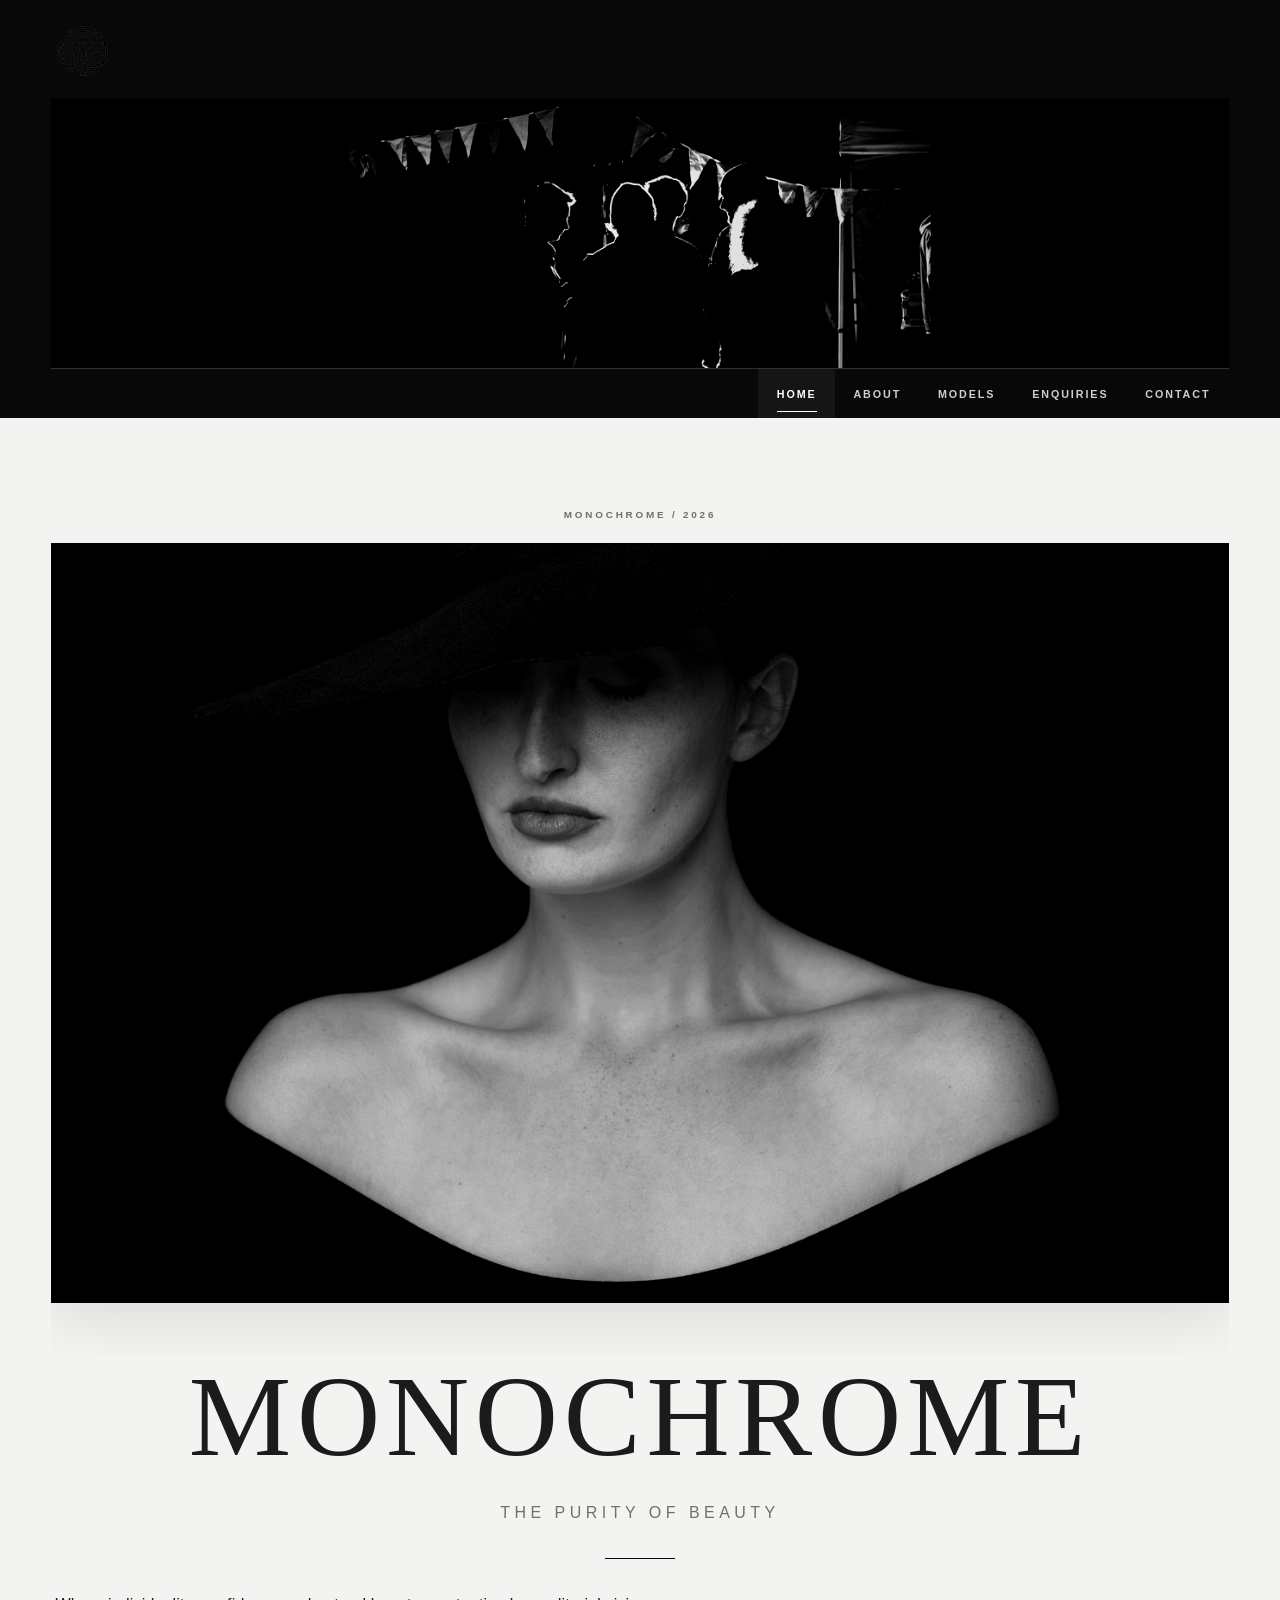
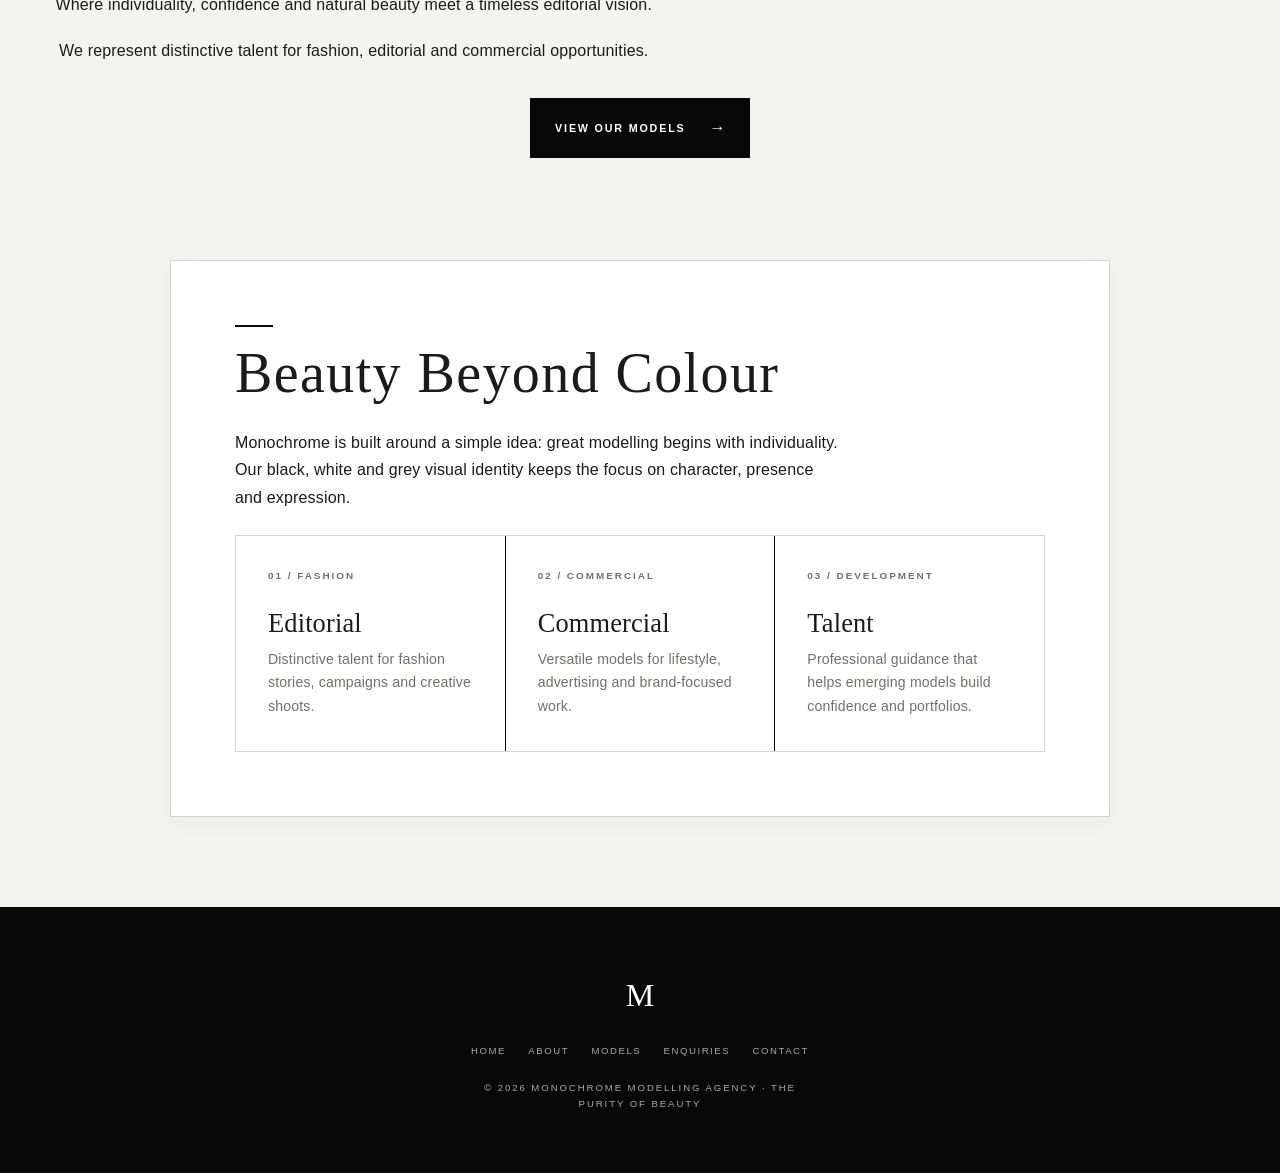
<file: Monochrom7/index.html>
<!DOCTYPE html><html lang="en"><head><meta charset="UTF-8"><meta name="viewport" content="width=device-width, initial-scale=1.0"><title>Monochrome Modelling Agency | Fashion, Editorial & Commercial Models</title>
<meta name="description" content="Discover Monochrome Modelling Agency, a black-and-white fashion modelling agency showcasing editorial, runway and commercial talent. Explore our portfolio and enquire about bookings.">
<meta name="keywords" content="Monochrome modelling agency, fashion models, editorial models, commercial modelling, model portfolio, casting, South Africa">
<meta name="robots" content="index, follow, max-image-preview:large">
<meta name="author" content="Monochrome Modelling Agency">
<meta property="og:type" content="website">
<meta property="og:site_name" content="Monochrome Modelling Agency">
<meta property="og:title" content="Monochrome Modelling Agency | Fashion, Editorial & Commercial Models">
<meta property="og:description" content="Discover Monochrome Modelling Agency, a black-and-white fashion modelling agency showcasing editorial, runway and commercial talent. Explore our portfolio and enquire about bookings.">
<meta property="og:image" content="_images/responsive/banner-1366w.jpg">
<meta name="twitter:card" content="summary_large_image">
<meta name="twitter:title" content="Monochrome Modelling Agency | Fashion, Editorial & Commercial Models">
<meta name="twitter:description" content="Discover Monochrome Modelling Agency, a black-and-white fashion modelling agency showcasing editorial, runway and commercial talent. Explore our portfolio and enquire about bookings."><link rel="stylesheet" href="style.css"></head><body>
<header class="site-header">
    <div class="header-inner">
        <img class="logo" src="_images/logo.png" alt="Monochrome logo">
        <picture>
            <source media="(max-width: 600px)" srcset="_images/responsive/banner-600w.jpg">
            <img class="banner" src="_images/responsive/banner-1366w.jpg"
                 srcset="_images/responsive/banner-600w.jpg 600w, _images/responsive/banner-1000w.jpg 1000w, _images/responsive/banner-1366w.jpg 1366w"
                 sizes="(max-width: 600px) 100vw, 1200px" alt="Black and white Monochrome modelling banner">
        </picture>
        <div class="site-nav">
            <button class="nav-toggle" type="button" aria-expanded="false" aria-controls="main-menu">Menu</button>
            <nav aria-label="Main navigation">
                <ul id="main-menu">
                    <li><a class="active" href="index.html">Home</a></li>
                    <li><a class="" href="about.html">About</a></li>
                    <li><a class="" href="models.html">Models</a></li>
                    <li><a class="" href="enquiries.html">Enquiries</a></li>
                    <li><a class="" href="contact.html">Contact</a></li>
                </ul>
            </nav>
        </div>
    </div>
</header><main>
<section class="hero">
<picture><source media="(max-width:600px)" srcset="_images/responsive/shadow-500w.jpg"><img class="hero-image" src="_images/responsive/shadow-1400w.jpg" srcset="_images/responsive/shadow-500w.jpg 500w,_images/responsive/shadow-900w.jpg 900w,_images/responsive/shadow-1400w.jpg 1400w" sizes="(max-width:600px) 100vw,1100px" alt="Black and white Monochrome model portrait" fetchpriority="high"></picture>
<h1>Monochrome</h1><p class="subtitle">The Purity of Beauty</p><hr class="divider">
<p>Where individuality, confidence and natural beauty meet a timeless editorial vision.</p>
<p>We represent distinctive talent for fashion, editorial and commercial opportunities.</p>
<a class="cta" href="models.html">View Our Models</a>
</section>
<section class="section text-section"><h2>Beauty Beyond Colour</h2>
<p>Monochrome is built around a simple idea: great modelling begins with individuality. Our black, white and grey visual identity keeps the focus on character, presence and expression.</p>
<div class="feature-strip">
<article class="feature"><div class="feature-number">01 / FASHION</div><h3>Editorial</h3><p>Distinctive talent for fashion stories, campaigns and creative shoots.</p></article>
<article class="feature"><div class="feature-number">02 / COMMERCIAL</div><h3>Commercial</h3><p>Versatile models for lifestyle, advertising and brand-focused work.</p></article>
<article class="feature"><div class="feature-number">03 / DEVELOPMENT</div><h3>Talent</h3><p>Professional guidance that helps emerging models build confidence and portfolios.</p></article>
</div>
</section></main><footer>
    <div class="footer-mark">M</div>
    <div class="footer-links">
        <a href="index.html">Home</a><a href="about.html">About</a><a href="models.html">Models</a>
        <a href="enquiries.html">Enquiries</a><a href="contact.html">Contact</a>
    </div>
    <p>&copy; 2026 Monochrome Modelling Agency · The Purity of Beauty</p>
</footer>
<script src="script.js" defer></script></body></html>
</file>
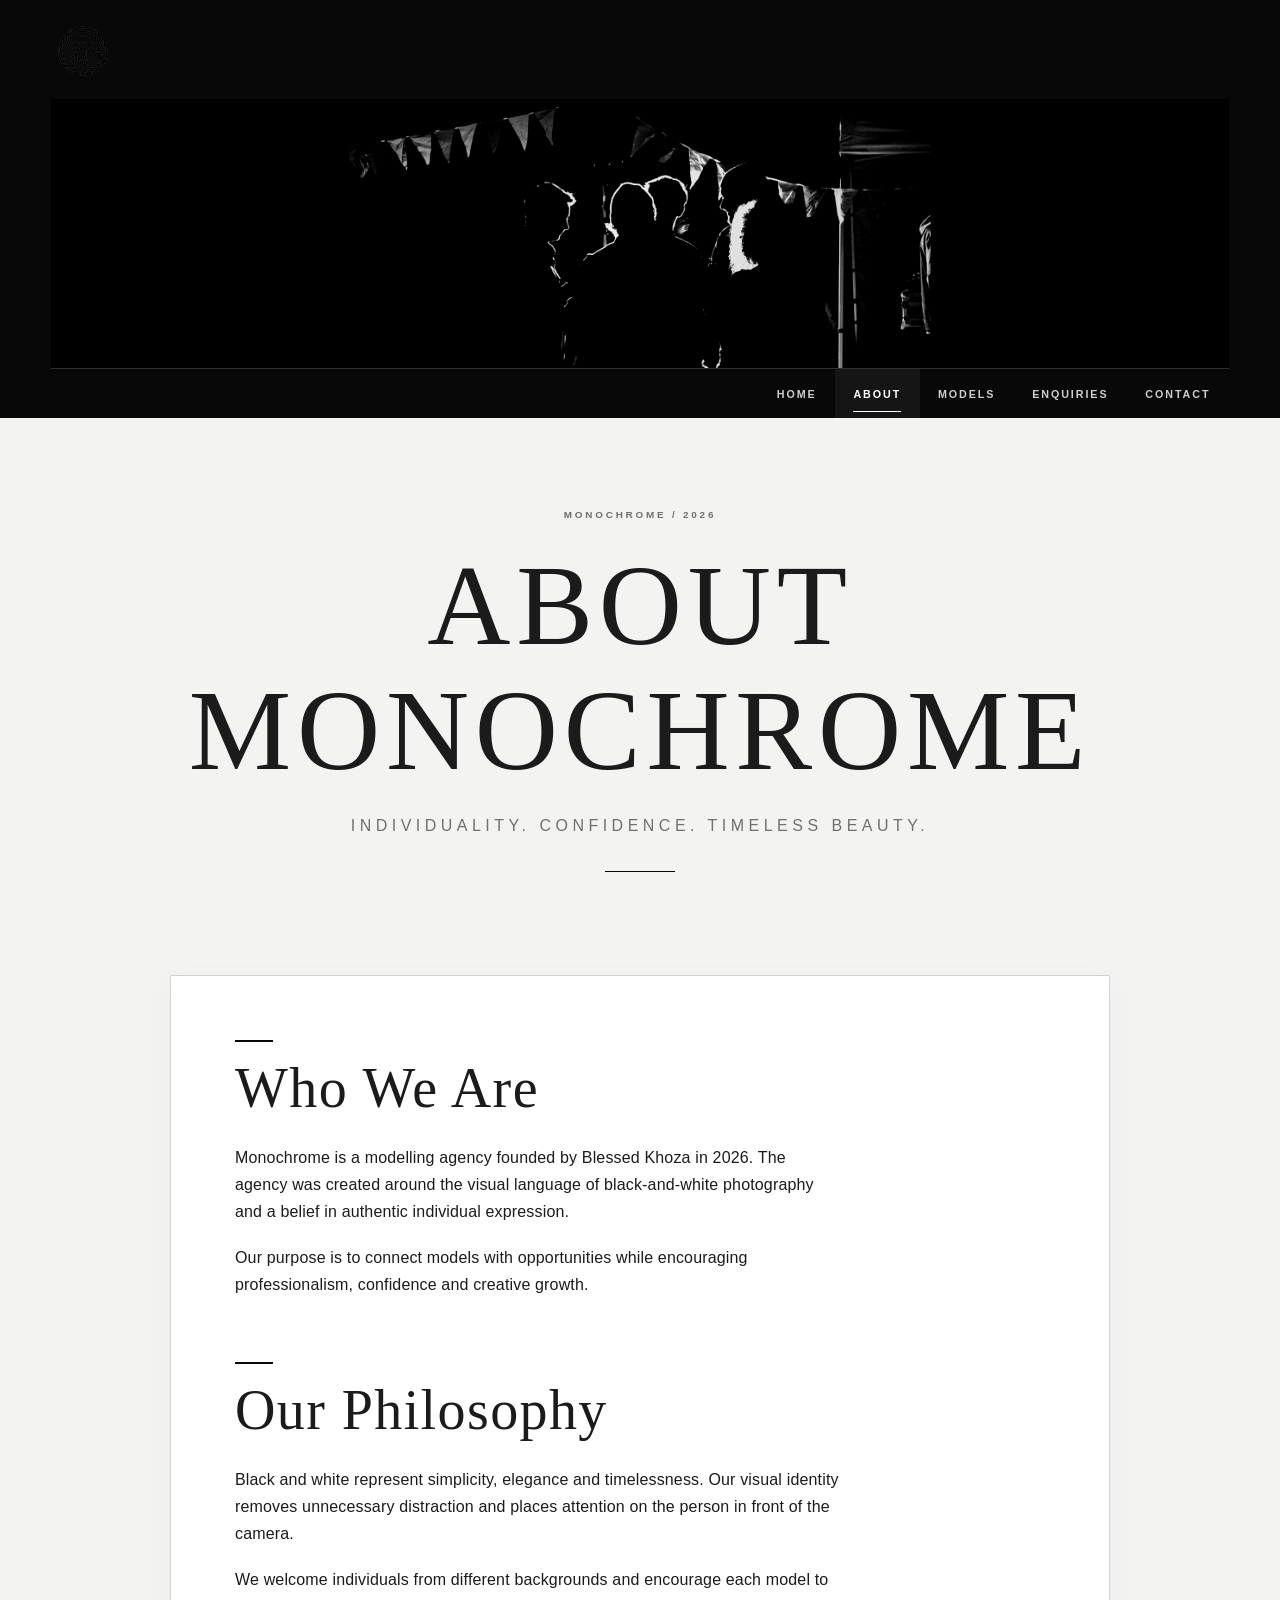
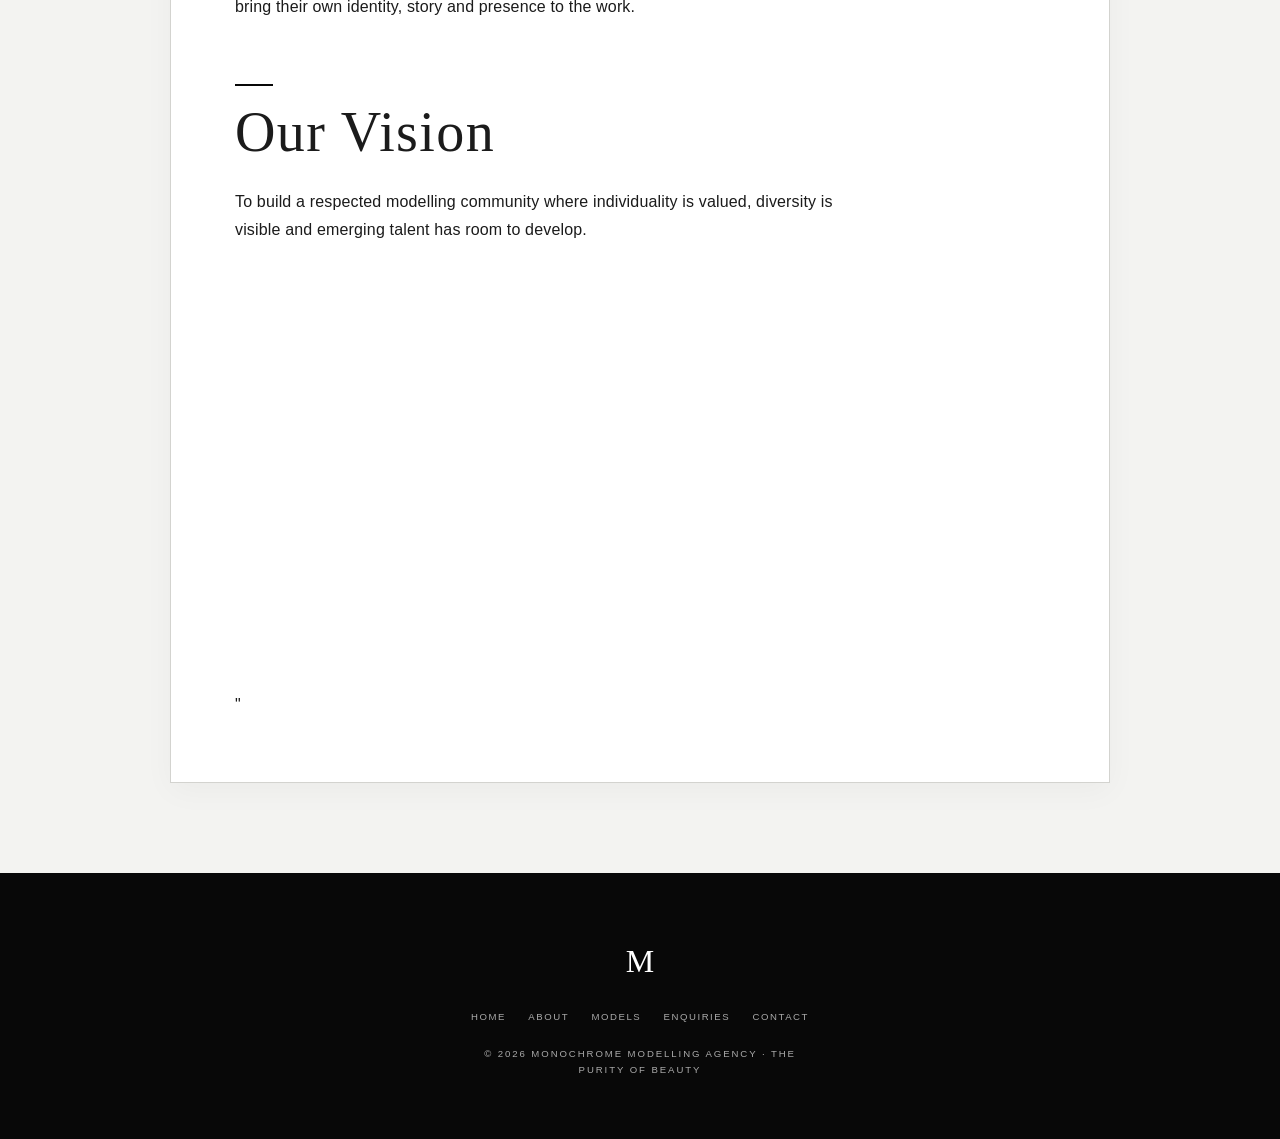
<file: Monochrom7/about.html>
<!DOCTYPE html><html lang="en"><head><meta charset="UTF-8"><meta name="viewport" content="width=device-width, initial-scale=1.0"><title>About Monochrome | Our Modelling Agency</title>
<meta name="description" content="Learn about Monochrome Modelling Agency, our editorial philosophy, commitment to individuality and vision for fashion, editorial and commercial modelling.">
<meta name="keywords" content="about Monochrome, modelling agency, fashion, editorial, commercial models, modelling philosophy">
<meta name="robots" content="index, follow, max-image-preview:large">
<meta name="author" content="Monochrome Modelling Agency">
<meta property="og:type" content="website">
<meta property="og:site_name" content="Monochrome Modelling Agency">
<meta property="og:title" content="About Monochrome | Our Modelling Agency">
<meta property="og:description" content="Learn about Monochrome Modelling Agency, our editorial philosophy, commitment to individuality and vision for fashion, editorial and commercial modelling.">
<meta property="og:image" content="_images/responsive/banner-1366w.jpg">
<meta name="twitter:card" content="summary_large_image">
<meta name="twitter:title" content="About Monochrome | Our Modelling Agency">
<meta name="twitter:description" content="Learn about Monochrome Modelling Agency, our editorial philosophy, commitment to individuality and vision for fashion, editorial and commercial modelling."><link rel="stylesheet" href="style.css"></head><body>
<header class="site-header">
    <div class="header-inner">
        <img class="logo" src="_images/logo.png" alt="Monochrome logo">
        <picture>
            <source media="(max-width: 600px)" srcset="_images/responsive/banner-600w.jpg">
            <img class="banner" src="_images/responsive/banner-1366w.jpg"
                 srcset="_images/responsive/banner-600w.jpg 600w, _images/responsive/banner-1000w.jpg 1000w, _images/responsive/banner-1366w.jpg 1366w"
                 sizes="(max-width: 600px) 100vw, 1200px" alt="Black and white Monochrome modelling banner">
        </picture>
        <div class="site-nav">
            <button class="nav-toggle" type="button" aria-expanded="false" aria-controls="main-menu">Menu</button>
            <nav aria-label="Main navigation">
                <ul id="main-menu">
                    <li><a class="" href="index.html">Home</a></li>
                    <li><a class="active" href="about.html">About</a></li>
                    <li><a class="" href="models.html">Models</a></li>
                    <li><a class="" href="enquiries.html">Enquiries</a></li>
                    <li><a class="" href="contact.html">Contact</a></li>
                </ul>
            </nav>
        </div>
    </div>
</header><main><section class="hero"><h1>About Monochrome</h1><p class="subtitle">Individuality. Confidence. Timeless beauty.</p><hr class="divider"></section>
<section class="section text-section"><h2>Who We Are</h2>
<p>Monochrome is a modelling agency founded by Blessed Khoza in 2026. The agency was created around the visual language of black-and-white photography and a belief in authentic individual expression.</p>
<p>Our purpose is to connect models with opportunities while encouraging professionalism, confidence and creative growth.</p>
<h2>Our Philosophy</h2><p>Black and white represent simplicity, elegance and timelessness. Our visual identity removes unnecessary distraction and places attention on the person in front of the camera.</p>
<p>We welcome individuals from different backgrounds and encourage each model to bring their own identity, story and presence to the work.</p>
<h2>Our Vision</h2><p>To build a respected modelling community where individuality is valued, diversity is visible and emerging talent has room to develop.</p>

<iframe class="map" src="https://www.google.com/maps/embed?pb=!1m16!1m11!1m3!1d3!2d28.23549459979637!3d-25.77215597655904!2m2!1f0!2f90!3m2!1i1024!2i768!4f75!3m3!1m2!1s0x1e9561095ab7848b%3A0x3d73dfcf86011c5a!2sBrooklyn%20Mall!4v1793362608330" width="600" height="450" style="border:0;" allowfullscreen="" loading="lazy" referrerpolicy="strict-origin-when-cross-origin"></iframe>"</iframe></div></section>

</section></main><footer>
    <div class="footer-mark">M</div>
    <div class="footer-links">
        <a href="index.html">Home</a><a href="about.html">About</a><a href="models.html">Models</a>
        <a href="enquiries.html">Enquiries</a><a href="contact.html">Contact</a>
    </div>
    <p>&copy; 2026 Monochrome Modelling Agency · The Purity of Beauty</p>
</footer>
<script src="script.js" defer></script></body></html
</file>
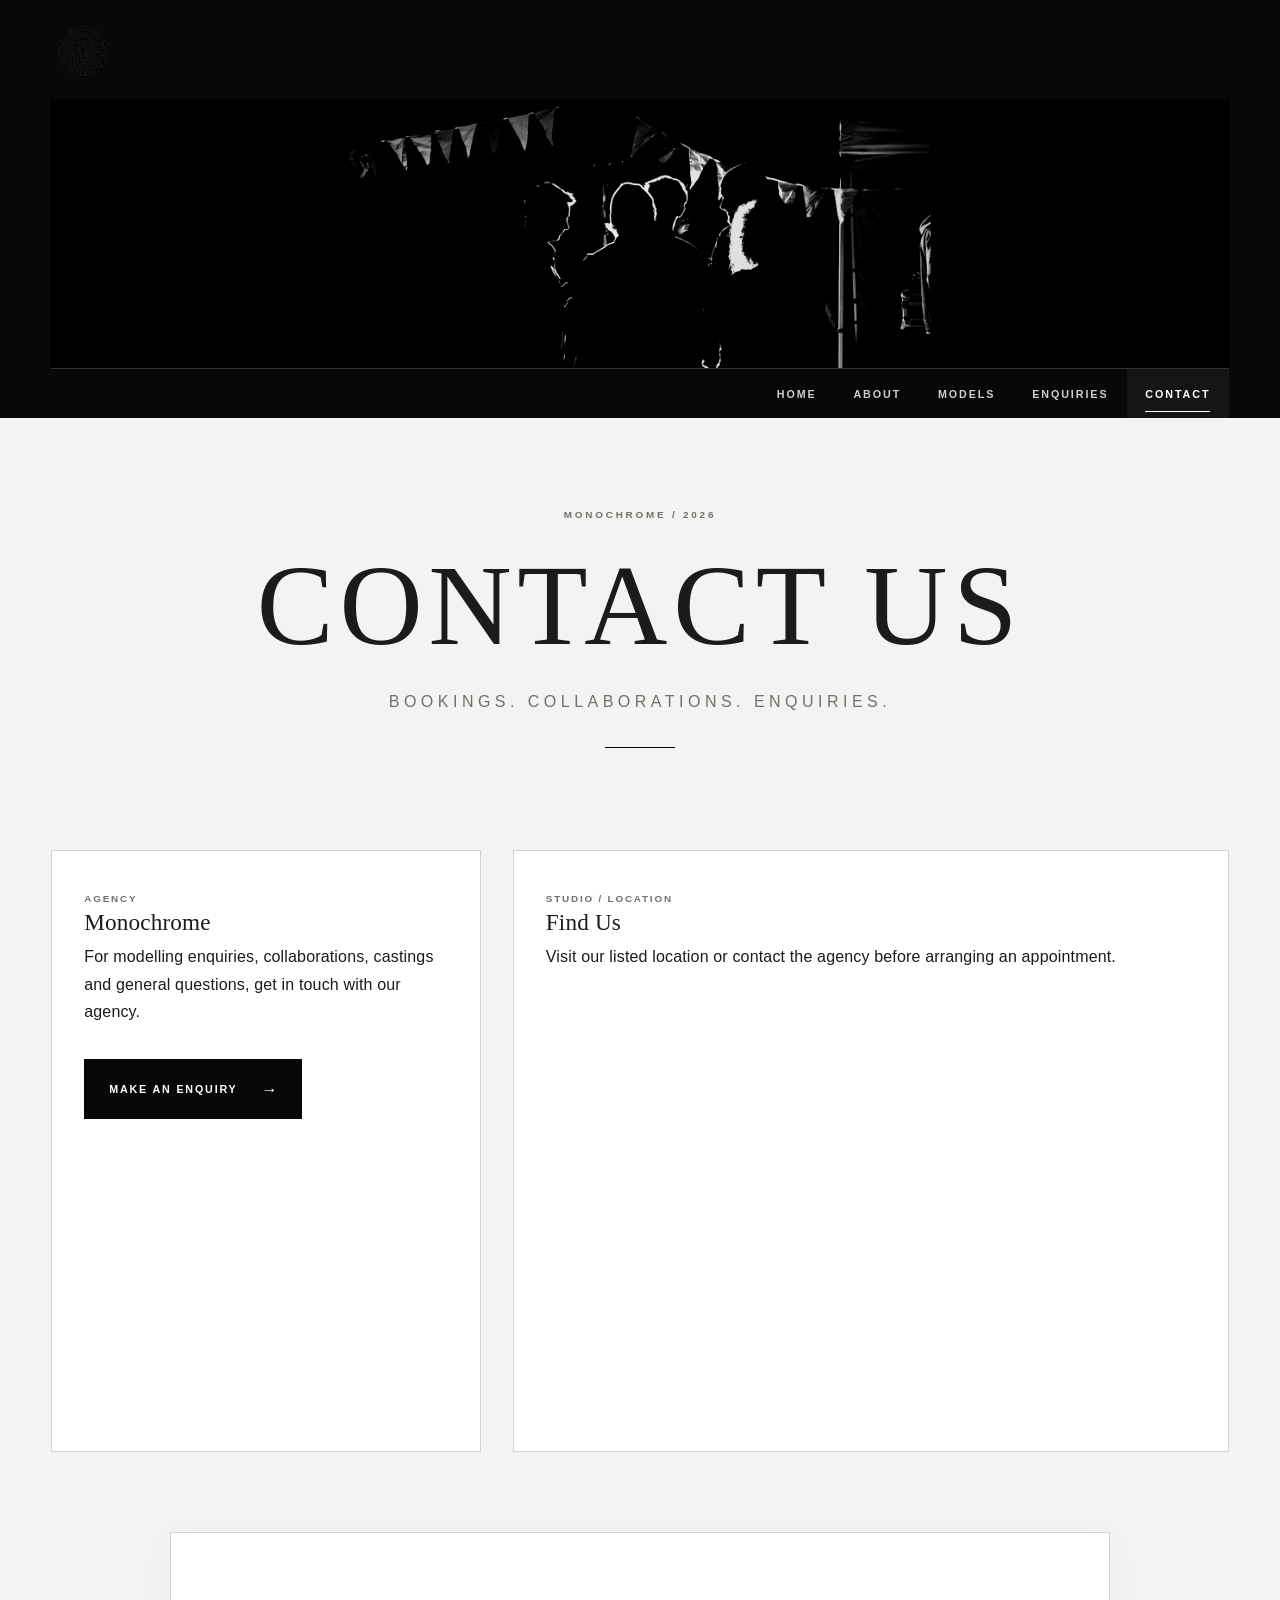
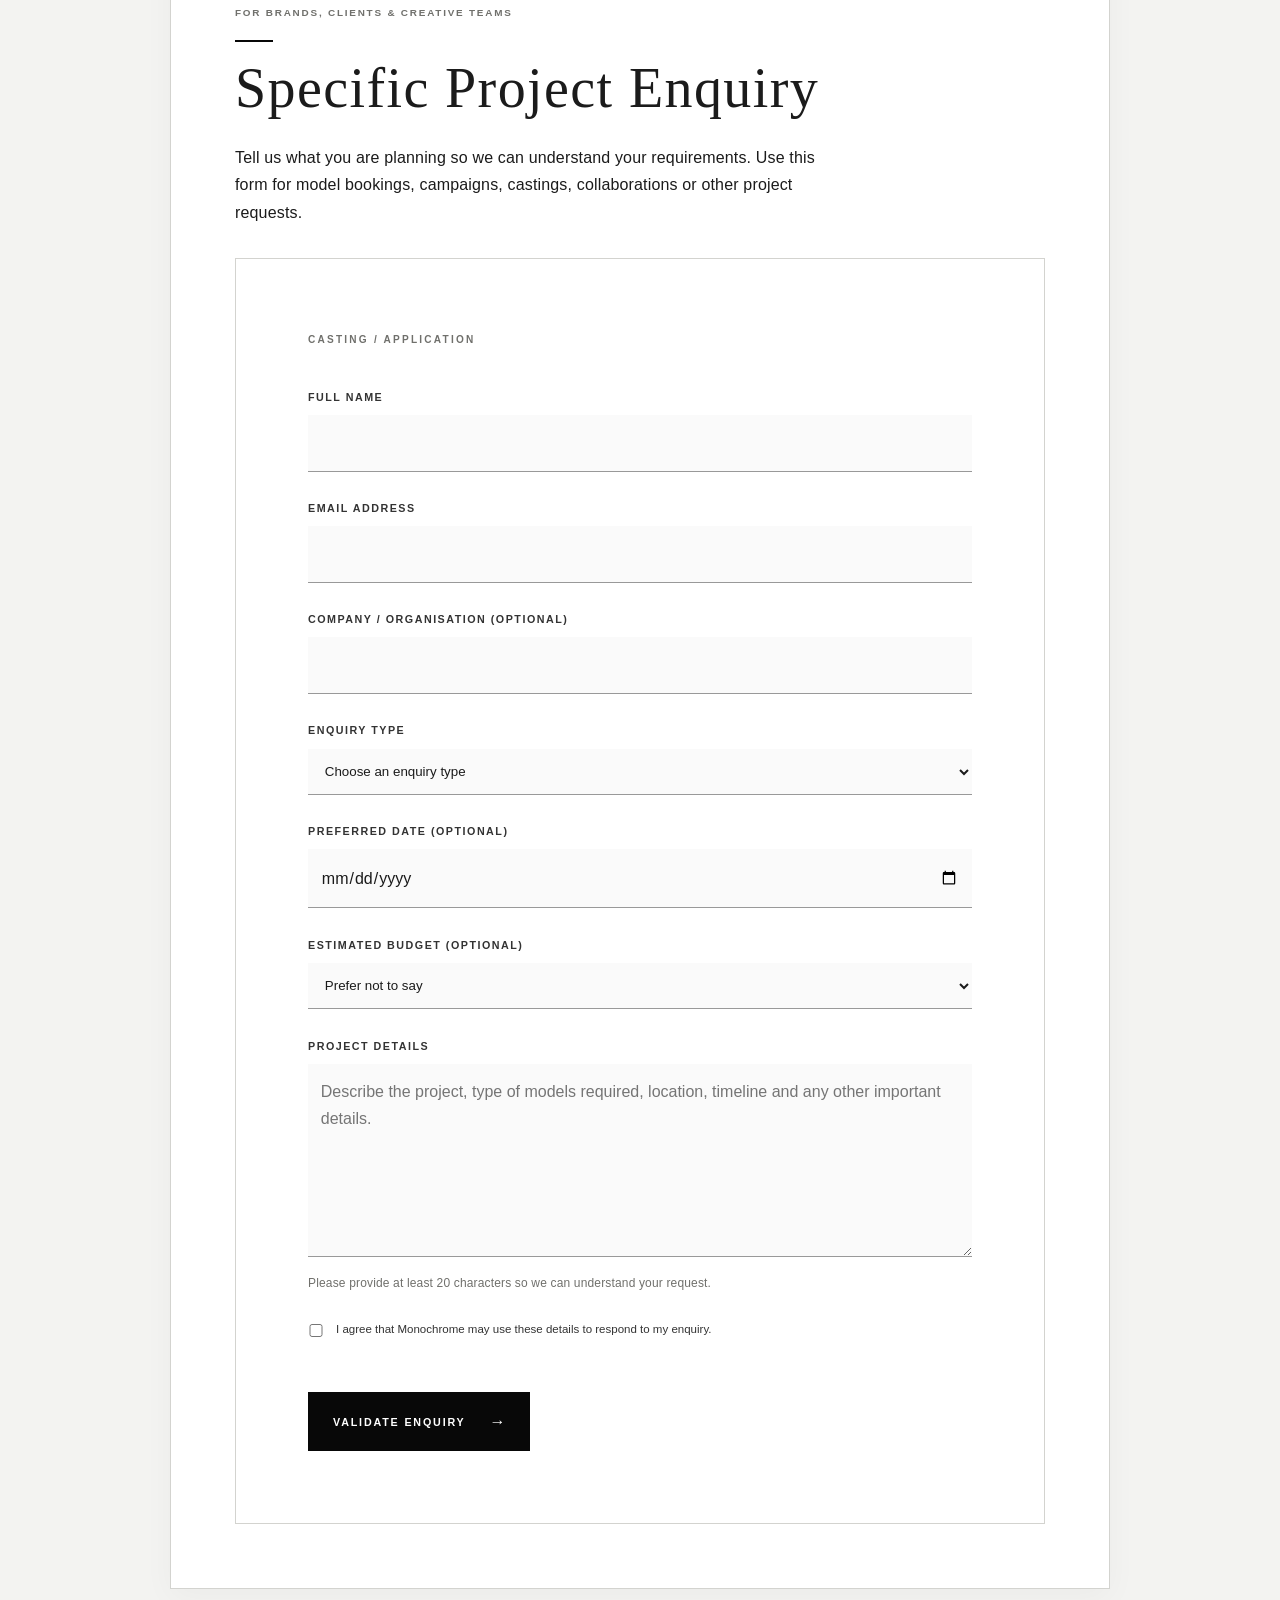
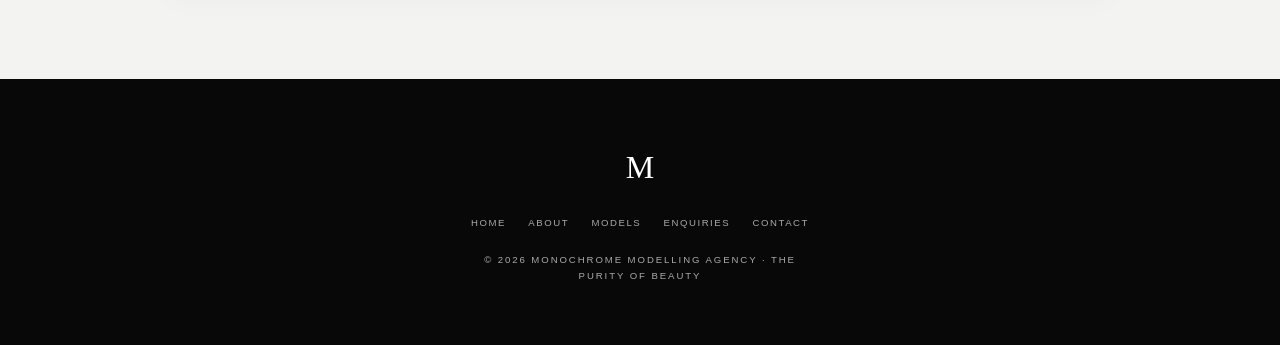
<file: Monochrom7/contact.html>
<!DOCTYPE html><html lang="en"><head><meta charset="UTF-8"><meta name="viewport" content="width=device-width, initial-scale=1.0"><title>Contact & Bookings | Monochrome Modelling Agency</title>
<meta name="description" content="Contact Monochrome Modelling Agency for model bookings, brand campaigns, casting, collaborations and specific project enquiries.">
<meta name="keywords" content="contact modelling agency, model booking, campaign enquiry, casting, brand collaboration, modelling services">
<meta name="robots" content="index, follow, max-image-preview:large">
<meta name="author" content="Monochrome Modelling Agency">
<meta property="og:type" content="website">
<meta property="og:site_name" content="Monochrome Modelling Agency">
<meta property="og:title" content="Contact & Bookings | Monochrome Modelling Agency">
<meta property="og:description" content="Contact Monochrome Modelling Agency for model bookings, brand campaigns, casting, collaborations and specific project enquiries.">
<meta property="og:image" content="_images/responsive/banner-1366w.jpg">
<meta name="twitter:card" content="summary_large_image">
<meta name="twitter:title" content="Contact & Bookings | Monochrome Modelling Agency">
<meta name="twitter:description" content="Contact Monochrome Modelling Agency for model bookings, brand campaigns, casting, collaborations and specific project enquiries."><link rel="stylesheet" href="style.css"></head><body>
<header class="site-header">
    <div class="header-inner">
        <img class="logo" src="_images/logo.png" alt="Monochrome logo">
        <picture>
            <source media="(max-width: 600px)" srcset="_images/responsive/banner-600w.jpg">
            <img class="banner" src="_images/responsive/banner-1366w.jpg"
                 srcset="_images/responsive/banner-600w.jpg 600w, _images/responsive/banner-1000w.jpg 1000w, _images/responsive/banner-1366w.jpg 1366w"
                 sizes="(max-width: 600px) 100vw, 1200px" alt="Black and white Monochrome modelling banner">
        </picture>
        <div class="site-nav">
            <button class="nav-toggle" type="button" aria-expanded="false" aria-controls="main-menu">Menu</button>
            <nav aria-label="Main navigation">
                <ul id="main-menu">
                    <li><a class="" href="index.html">Home</a></li>
                    <li><a class="" href="about.html">About</a></li>
                    <li><a class="" href="models.html">Models</a></li>
                    <li><a class="" href="enquiries.html">Enquiries</a></li>
                    <li><a class="active" href="contact.html">Contact</a></li>
                </ul>
            </nav>
        </div>
    </div>
</header><main><section class="hero"><h1>Contact Us</h1><p class="subtitle">Bookings. Collaborations. Enquiries.</p><hr class="divider"></section>
<section class="contact-grid"><div class="contact-card"><span class="contact-label">Agency</span><h3>Monochrome</h3><p>For modelling enquiries, collaborations, castings and general questions, get in touch with our agency.</p><a class="cta" href="enquiries.html">Make An Enquiry</a></div>
<div class="contact-card"><span class="contact-label">Studio / Location</span><h3>Find Us</h3><p>Visit our listed location or contact the agency before arranging an appointment.</p><iframe class="map" src="https://www.google.com/maps/embed?pb=!1m18!1m12!1m3!1d3588.8712978896956!2d29.238084999999998!3d-25.906601099999985!2m3!1f0!2f0!3f0!3m2!1i1024!2i768!4f13.1!3m3!1m2!1s0x1eeaf27a29097a39%3A0x850a0e4c5f8985fc!2s69%20Steve%20Bantu%20Biko%20St%2C%20eMalahleni%2C%201035!5e0!3m2!1sen!2sza!4v1786734311475!5m2!1sen!2sza" title="Monochrome location map" allowfullscreen loading="lazy" referrerpolicy="strict-origin-when-cross-origin"></iframe></div></section>


<section class="section text-section enquiry-section" aria-labelledby="project-enquiry-heading">
  <span class="contact-label">For brands, clients &amp; creative teams</span>
  <h2 id="project-enquiry-heading">Specific Project Enquiry</h2>
  <p>Tell us what you are planning so we can understand your requirements. Use this form for model bookings, campaigns, castings, collaborations or other project requests.</p>
  <form class="form-container enquiry-form" id="project-enquiry-form">
    <div class="form-group"><label for="project-name">Full name</label><input id="project-name" name="name" type="text" autocomplete="name" minlength="2" required></div>
    <div class="form-group"><label for="project-email">Email address</label><input id="project-email" name="email" type="email" autocomplete="email" required></div>
    <div class="form-group"><label for="project-company">Company / organisation (optional)</label><input id="project-company" name="company" type="text" autocomplete="organization"></div>
    <div class="form-group"><label for="project-type">Enquiry type</label><select id="project-type" name="enquiryType" required><option value="">Choose an enquiry type</option><option>Model booking</option><option>Fashion / editorial campaign</option><option>Commercial advertising</option><option>Casting call</option><option>Brand collaboration</option><option>Portfolio / test shoot</option><option>Other</option></select></div>
    <div class="form-group"><label for="project-date">Preferred date (optional)</label><input id="project-date" name="preferredDate" type="date"></div>
    <div class="form-group"><label for="project-budget">Estimated budget (optional)</label><select id="project-budget" name="budget"><option value="">Prefer not to say</option><option>Under R2,500</option><option>R2,500–R5,000</option><option>R5,000–R10,000</option><option>R10,000+</option><option>To be discussed</option></select></div>
    <div class="form-group"><label for="project-details">Project details</label><textarea id="project-details" name="details" rows="6" minlength="20" maxlength="2000" placeholder="Describe the project, type of models required, location, timeline and any other important details." required></textarea><small>Please provide at least 20 characters so we can understand your request.</small></div>
    <div class="form-group consent-row"><input id="project-consent" name="consent" type="checkbox" required><label for="project-consent">I agree that Monochrome may use these details to respond to my enquiry.</label></div>
    <button class="cta form-submit" type="submit">Validate Enquiry</button>
    <p class="form-feedback" id="project-form-feedback" role="status" aria-live="polite"></p>
  </form>
</section>

</main><footer>
    <div class="footer-mark">M</div>
    <div class="footer-links">
        <a href="index.html">Home</a><a href="about.html">About</a><a href="models.html">Models</a>
        <a href="enquiries.html">Enquiries</a><a href="contact.html">Contact</a>
    </div>
    <p>&copy; 2026 Monochrome Modelling Agency · The Purity of Beauty</p>
</footer>
<script src="script.js" defer></script></body></html>
</file>
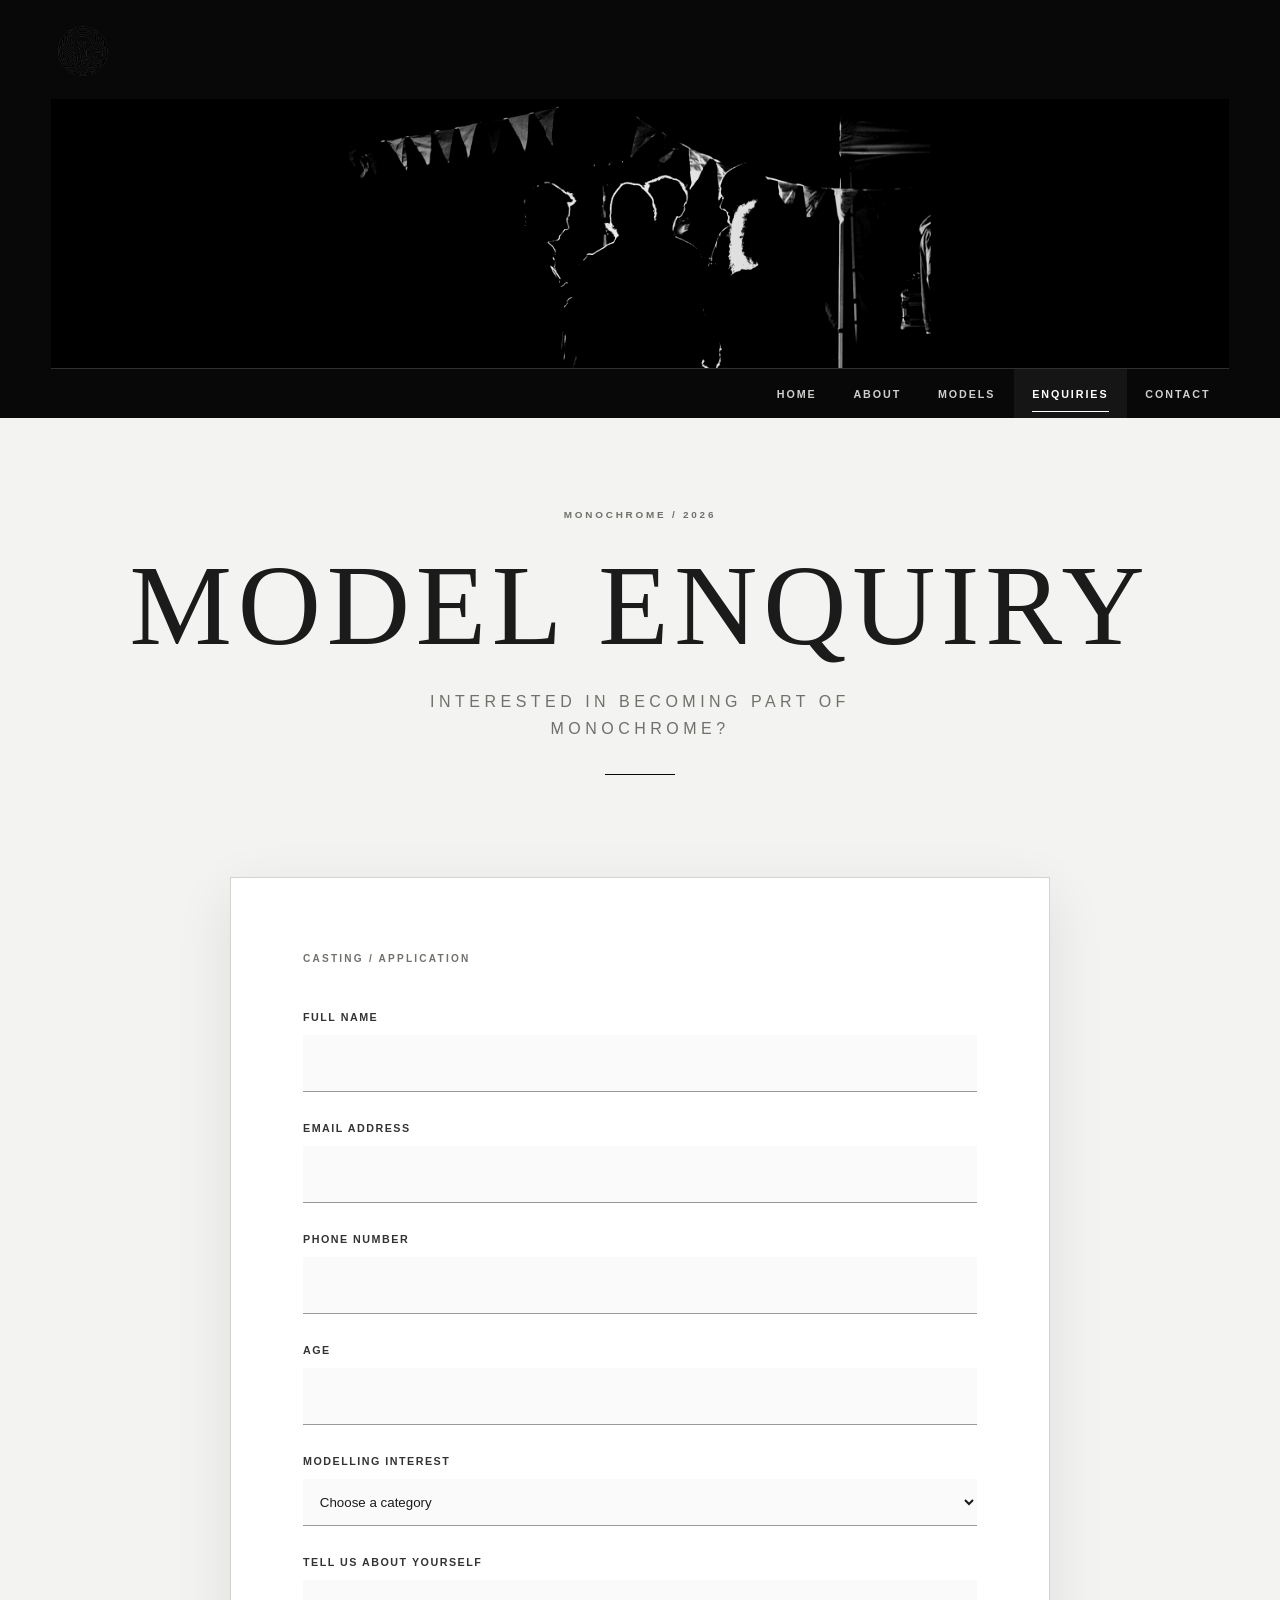
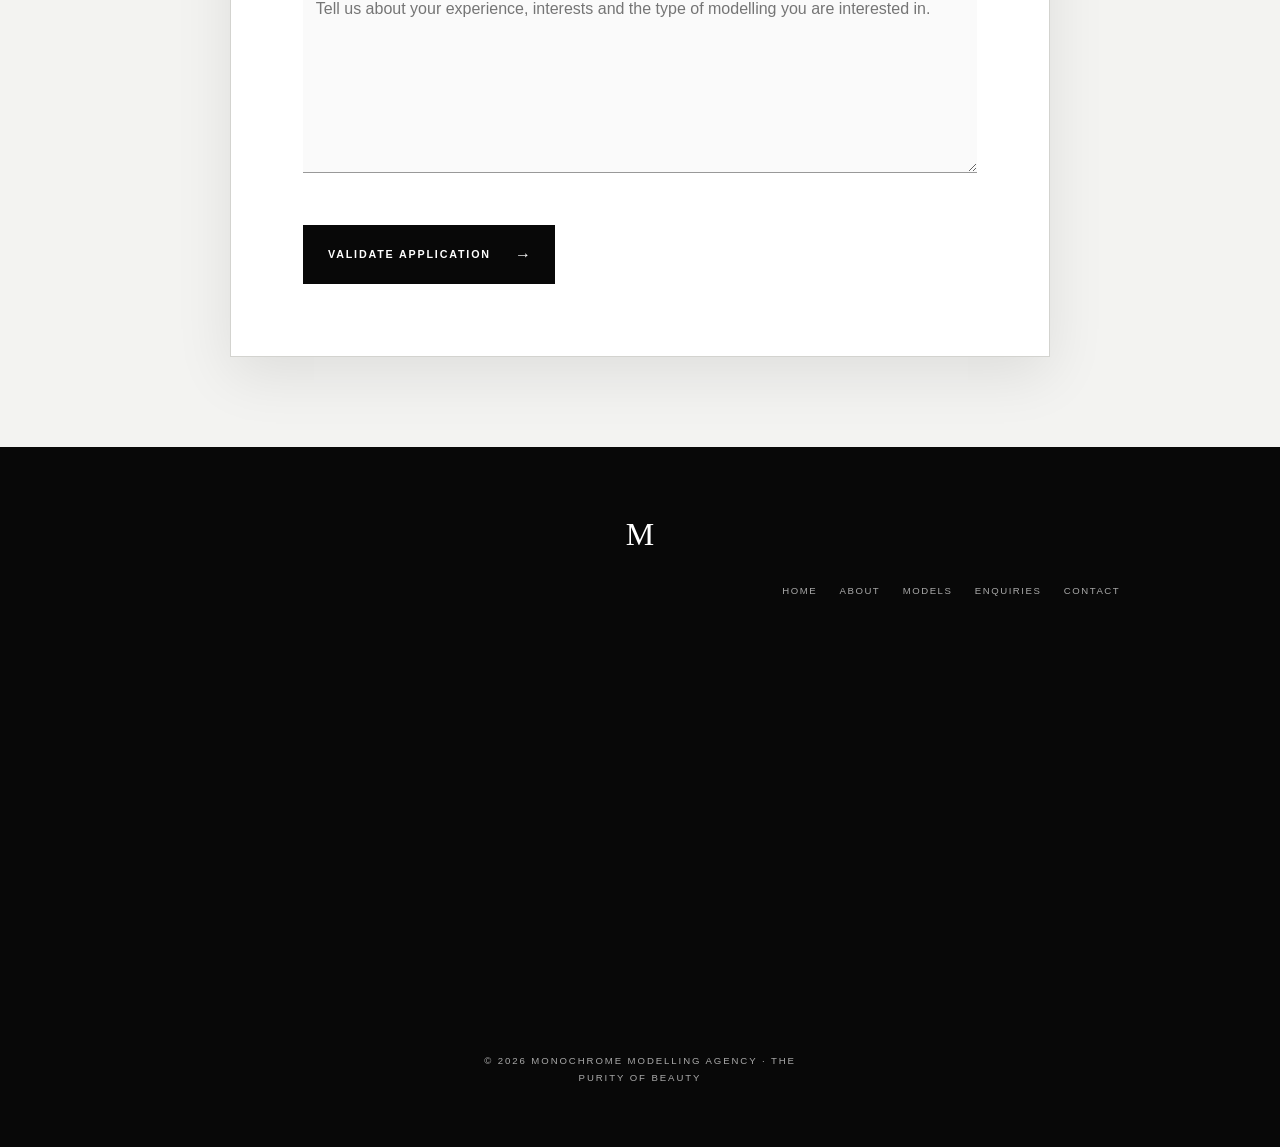
<file: Monochrom7/enquiries.html>
<!DOCTYPE html><html lang="en"><head><meta charset="UTF-8"><meta name="viewport" content="width=device-width, initial-scale=1.0"><title>Become a Model | Monochrome Model Applications</title>
<meta name="description" content="Apply to Monochrome Modelling Agency. Share your contact details, modelling interests and experience with our talent team.">
<meta name="keywords" content="become a model, model application, modelling agency casting, model recruitment, modelling portfolio">
<meta name="robots" content="index, follow, max-image-preview:large">
<meta name="author" content="Monochrome Modelling Agency">
<meta property="og:type" content="website">
<meta property="og:site_name" content="Monochrome Modelling Agency">
<meta property="og:title" content="Become a Model | Monochrome Model Applications">
<meta property="og:description" content="Apply to Monochrome Modelling Agency. Share your contact details, modelling interests and experience with our talent team.">
<meta property="og:image" content="_images/responsive/banner-1366w.jpg">
<meta name="twitter:card" content="summary_large_image">
<meta name="twitter:title" content="Become a Model | Monochrome Model Applications">
<meta name="twitter:description" content="Apply to Monochrome Modelling Agency. Share your contact details, modelling interests and experience with our talent team."><link rel="stylesheet" href="style.css"></head><body>
<header class="site-header">
    <div class="header-inner">
        <img class="logo" src="_images/logo.png" alt="Monochrome logo">
        <picture>
            <source media="(max-width: 600px)" srcset="_images/responsive/banner-600w.jpg">
            <img class="banner" src="_images/responsive/banner-1366w.jpg"
                 srcset="_images/responsive/banner-600w.jpg 600w, _images/responsive/banner-1000w.jpg 1000w, _images/responsive/banner-1366w.jpg 1366w"
                 sizes="(max-width: 600px) 100vw, 1200px" alt="Black and white Monochrome modelling banner">
        </picture>
        <div class="site-nav">
            <button class="nav-toggle" type="button" aria-expanded="false" aria-controls="main-menu">Menu</button>
            <nav aria-label="Main navigation">
                <ul id="main-menu">
                    <li><a class="" href="index.html">Home</a></li>
                    <li><a class="" href="about.html">About</a></li>
                    <li><a class="" href="models.html">Models</a></li>
                    <li><a class="active" href="enquiries.html">Enquiries</a></li>
                    <li><a class="" href="contact.html">Contact</a></li>
                </ul>
            </nav>
        </div>
    </div>
</header><main><section class="hero"><h1>Model Enquiry</h1><p class="subtitle">Interested in becoming part of Monochrome?</p><hr class="divider"></section>
<form class="form-container" id="model-application-form"><div class="form-group"><label for="name">Full Name</label><input id="name" type="text" name="name" autocomplete="name" required></div>
<div class="form-group"><label for="email">Email Address</label><input id="email" type="email" name="email" autocomplete="email" required></div>
<div class="form-group"><label for="phone">Phone Number</label><input id="phone" type="tel" name="phone" autocomplete="tel"></div>
<div class="form-group"><label for="age">Age</label><input id="age" type="number" name="age" min="16" max="100" required></div>
<div class="form-group"><label for="model-type">Modelling interest</label><select id="model-type" name="modelType" required><option value="">Choose a category</option><option>Fashion / Editorial</option><option>Commercial / Lifestyle</option><option>Runway</option><option>Beauty</option><option>New to modelling</option></select></div>
<div class="form-group"><label for="reason">Tell us about yourself</label><textarea id="reason" name="reason" rows="6" placeholder="Tell us about your experience, interests and the type of modelling you are interested in."></textarea></div>
<button class="cta form-submit" type="submit">Validate Application</button><p class="form-feedback" id="model-form-feedback" role="status" aria-live="polite"></p></form></main><footer>
    <div class="footer-mark">M</div>
    <div class="footer-links">
        <iframe src="https://www.google.com/maps/embed?pb=!1m16!1m11!1m3!1d3!2d28.23549459979637!3d-25.77215597655904!2m2!1f0!2f90!3m2!1i1024!2i768!4f75!3m3!1m2!1s0x1e9561095ab7848b%3A0x3d73dfcf86011c5a!2sBrooklyn%20Mall!4v1793362608330" width="600" height="450" style="border:0;" allowfullscreen="" loading="lazy" referrerpolicy="strict-origin-when-cross-origin"></iframe>
        <a href="index.html">Home</a><a href="about.html">About</a><a href="models.html">Models</a>
        <a href="enquiries.html">Enquiries</a><a href="contact.html">Contact</a>
    </div>
    
    <p>&copy; 2026 Monochrome Modelling Agency · The Purity of Beauty</p>
</footer>
<script src="script.js" defer></script></body></html>
</file>
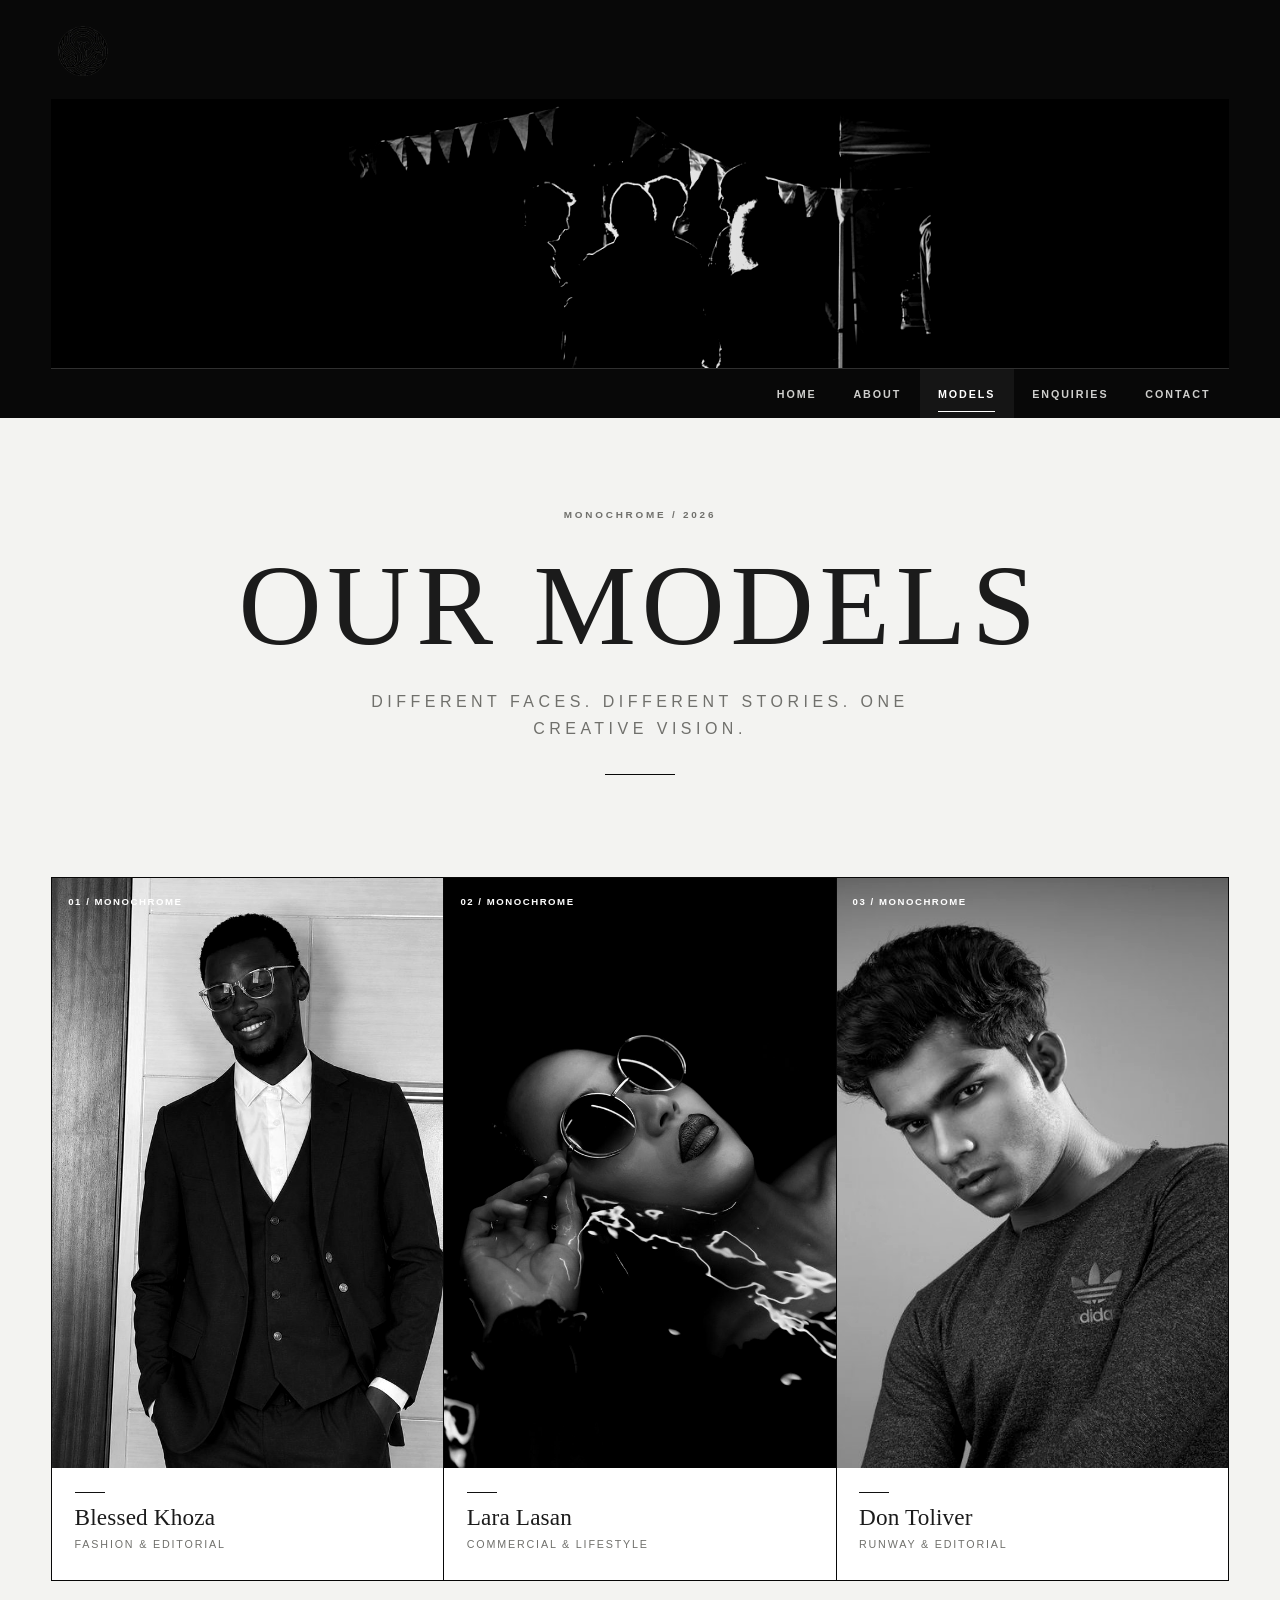
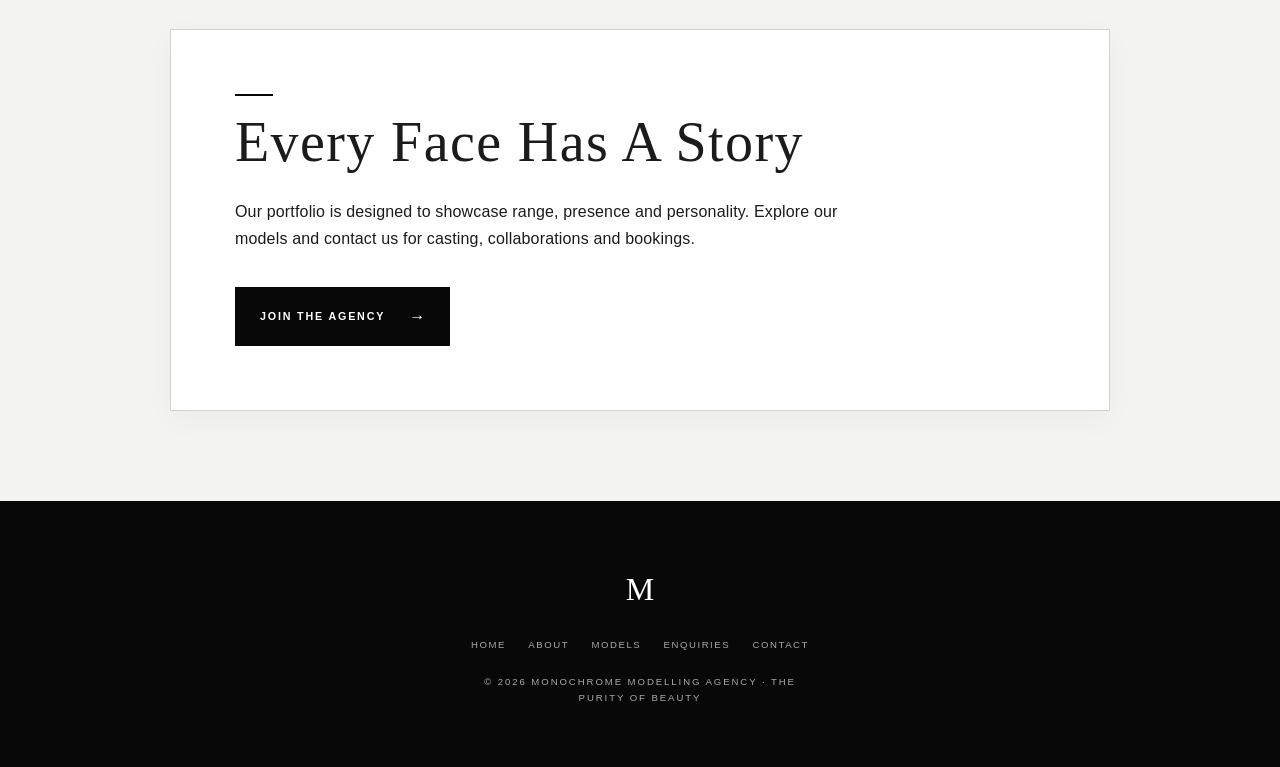
<file: Monochrom7/models.html>
<!DOCTYPE html><html lang="en"><head><meta charset="UTF-8"><meta name="viewport" content="width=device-width, initial-scale=1.0"><title>Our Models | Monochrome Modelling Agency</title>
<meta name="description" content="Explore the Monochrome model portfolio featuring fashion, editorial, runway and commercial modelling talent. Contact us for casting and bookings.">
<meta name="keywords" content="model portfolio, fashion models, editorial models, runway models, commercial models, casting">
<meta name="robots" content="index, follow, max-image-preview:large">
<meta name="author" content="Monochrome Modelling Agency">
<meta property="og:type" content="website">
<meta property="og:site_name" content="Monochrome Modelling Agency">
<meta property="og:title" content="Our Models | Monochrome Modelling Agency">
<meta property="og:description" content="Explore the Monochrome model portfolio featuring fashion, editorial, runway and commercial modelling talent. Contact us for casting and bookings.">
<meta property="og:image" content="_images/responsive/banner-1366w.jpg">
<meta name="twitter:card" content="summary_large_image">
<meta name="twitter:title" content="Our Models | Monochrome Modelling Agency">
<meta name="twitter:description" content="Explore the Monochrome model portfolio featuring fashion, editorial, runway and commercial modelling talent. Contact us for casting and bookings."><link rel="stylesheet" href="style.css"></head><body>
<header class="site-header">
    <div class="header-inner">
        <img class="logo" src="_images/logo.png" alt="Monochrome logo">
        <picture>
            <source media="(max-width: 600px)" srcset="_images/responsive/banner-600w.jpg">
            <img class="banner" src="_images/responsive/banner-1366w.jpg"
                 srcset="_images/responsive/banner-600w.jpg 600w, _images/responsive/banner-1000w.jpg 1000w, _images/responsive/banner-1366w.jpg 1366w"
                 sizes="(max-width: 600px) 100vw, 1200px" alt="Black and white Monochrome modelling banner">
        </picture>
        <div class="site-nav">
            <button class="nav-toggle" type="button" aria-expanded="false" aria-controls="main-menu">Menu</button>
            <nav aria-label="Main navigation">
                <ul id="main-menu">
                    <li><a class="" href="index.html">Home</a></li>
                    <li><a class="" href="about.html">About</a></li>
                    <li><a class="active" href="models.html">Models</a></li>
                    <li><a class="" href="enquiries.html">Enquiries</a></li>
                    <li><a class="" href="contact.html">Contact</a></li>
                </ul>
            </nav>
        </div>
    </div>
</header><main><section class="hero"><h1>Our Models</h1><p class="subtitle">Different faces. Different stories. One creative vision.</p><hr class="divider"></section>
<section class="models-grid">
<article class="model-card"><img src="_images/responsive/me4-899w.jpeg" srcset="_images/responsive/me4-400w.jpeg 400w,_images/responsive/me4-700w.jpeg 700w,_images/responsive/me4-899w.jpeg 899w" sizes="(max-width:560px) 100vw,(max-width:800px) 50vw,33vw" alt="Blessed Khoza modelling portrait" loading="lazy"><div class="model-info"><h3>Blessed Khoza</h3><p>Fashion &amp; Editorial</p></div></article>
<article class="model-card"><img src="_images/responsive/female1-1000w.jpg" srcset="_images/responsive/female1-400w.jpg 400w,_images/responsive/female1-700w.jpg 700w,_images/responsive/female1-1000w.jpg 1000w" sizes="(max-width:560px) 100vw,(max-width:800px) 50vw,33vw" alt="Lara Lasan modelling portrait" loading="lazy"><div class="model-info"><h3>Lara Lasan</h3><p>Commercial &amp; Lifestyle</p></div></article>
<article class="model-card"><img src="_images/responsive/male1-1000w.jpg" srcset="_images/responsive/male1-400w.jpg 400w,_images/responsive/male1-700w.jpg 700w,_images/responsive/male1-1000w.jpg 1000w" sizes="(max-width:560px) 100vw,(max-width:800px) 50vw,33vw" alt="Don Toliver modelling portrait" loading="lazy"><div class="model-info"><h3>Don Toliver</h3><p>Runway &amp; Editorial</p></div></article>
</section><section class="section text-section" style="margin-top:3rem"><h2>Every Face Has A Story</h2><p>Our portfolio is designed to showcase range, presence and personality. Explore our models and contact us for casting, collaborations and bookings.</p><a class="cta" href="enquiries.html">Join The Agency</a></section>
</main><footer>
    <div class="footer-mark">M</div>
    <div class="footer-links">
        <a href="index.html">Home</a><a href="about.html">About</a><a href="models.html">Models</a>
        <a href="enquiries.html">Enquiries</a><a href="contact.html">Contact</a>
    </div>
    <p>&copy; 2026 Monochrome Modelling Agency · The Purity of Beauty</p>
</footer>
<script src="script.js" defer></script></body></html>
</file>
<file: Monochrom7/style.css>
:root{
    --black:#080808;
    --near-black:#111111;
    --ink:#1b1b1b;
    --white:#fff;
    --paper:#f3f3f1;
    --soft:#e7e7e4;
    --line:#d3d3cf;
    --muted:#70706c;
    --serif: Georgia,"Times New Roman",serif;
    --sans: Arial,Helvetica,sans-serif;
    --wide:min(92vw,1240px);
    --ease:cubic-bezier(.2,.7,.2,1);
    --shadow:0 18px 55px rgba(0,0,0,.09);
}

*{box-sizing:border-box;margin:0;padding:0}
html{scroll-behavior:smooth}
body{
    min-height:100vh;
    background:var(--paper);
    color:var(--ink);
    font-family:var(--sans);
    line-height:1.7;
    letter-spacing:.01em;
}
::selection{background:var(--black);color:var(--white)}
img{display:block;max-width:100%}
a{color:inherit}
button,input,textarea{font:inherit}

.site-header{
    background:var(--black);
    color:var(--white);
    overflow:hidden;
}
.header-inner{width:var(--wide);margin:auto;padding-top:1.2rem}
.logo{
    width:64px;height:64px;object-fit:contain;
    margin-bottom:1rem;opacity:.98;
    transition:transform .4s var(--ease);
}
.logo:hover{transform:rotate(-3deg) scale(1.04)}

.header-inner picture{position:relative;display:block}
.banner{
    width:100%;
    height:clamp(160px,21vw,270px);
    object-fit:cover;
    object-position:center 48%;
    filter:grayscale(100%) contrast(115%);
    opacity:.92;
}
.header-inner picture::after{
    content:"";position:absolute;inset:0;
    background:linear-gradient(90deg,rgba(0,0,0,.48),transparent 48%,rgba(0,0,0,.25));
    pointer-events:none;
}

.site-nav{
    border-top:1px solid #303030;
    display:flex;align-items:center;justify-content:flex-end;
}
.nav-toggle{
    display:none;background:none;border:1px solid #444;color:white;
    padding:.65rem .8rem;cursor:pointer;text-transform:uppercase;
    letter-spacing:.15em;font-size:.62rem;font-weight:700;
}
nav ul{list-style:none;display:flex;justify-content:flex-end;align-items:stretch}
nav a{
    position:relative;display:block;padding:1rem 1.15rem .9rem;
    color:#cfcfcd;text-decoration:none;text-transform:uppercase;
    letter-spacing:.18em;font-size:.67rem;font-weight:700;
    transition:color .3s ease,background-color .3s ease;
}
nav a::after{
    content:"";position:absolute;left:1.15rem;right:1.15rem;bottom:.35rem;
    height:1px;background:var(--white);transform:scaleX(0);
    transform-origin:right;transition:transform .35s var(--ease);
}
nav a:hover,nav a:focus-visible,nav a.active{color:#fff;background:#151515}
nav a:hover::after,nav a:focus-visible::after,nav a.active::after{
    transform:scaleX(1);transform-origin:left
}

main{width:var(--wide);margin:auto;padding:clamp(3rem,7vw,7rem) 0}
.hero{text-align:center;margin-bottom:clamp(4rem,8vw,7rem);animation:fadeUp .8s var(--ease) both}
.hero-image{
    width:100%;height:clamp(430px,68vw,760px);object-fit:cover;
    object-position:center;margin-bottom:3.2rem;
    filter:grayscale(100%) contrast(108%);
    box-shadow:var(--shadow);
}
h1,h2,h3{font-family:var(--serif);font-weight:400;line-height:1.08}
h1{font-size:clamp(3rem,9vw,8.5rem);text-transform:uppercase;letter-spacing:.05em}
h2{position:relative;font-size:clamp(2rem,4.5vw,3.5rem);letter-spacing:.025em;margin-bottom:1.6rem}
h2::before{content:"";display:block;width:38px;height:2px;background:var(--black);margin-bottom:1rem}
h3{font-size:1.45rem}
p{max-width:68ch;margin-bottom:1.15rem}
.subtitle{
    margin:1.25rem auto;color:var(--muted);
    font-size:clamp(.8rem,1.5vw,1rem);
    text-transform:uppercase;letter-spacing:.28em
}
.divider{width:70px;border:0;border-top:1px solid var(--black);margin:2rem auto}
.hero::before{
    content:"MONOCHROME / 2026";display:block;margin-bottom:1.2rem;
    color:var(--muted);font-size:.62rem;font-weight:700;letter-spacing:.28em
}

.section{
    background:var(--white);border:1px solid var(--line);
    padding:clamp(2rem,5vw,4.5rem);
    box-shadow:0 8px 30px rgba(0,0,0,.035);
}
.text-section{max-width:940px;margin:auto}
.text-section p+h2{margin-top:4rem}

/* home feature strip */
.feature-strip{
    display:grid;grid-template-columns:repeat(3,1fr);
    border:1px solid var(--line);background:var(--black);gap:1px;
    margin-top:1.5rem
}
.feature{
    background:var(--white);padding:2rem;
    min-height:170px;transition:transform .35s var(--ease),background .35s ease
}
.feature:hover{transform:translateY(-5px);background:#fafafa}
.feature-number{font-size:.62rem;letter-spacing:.2em;font-weight:700;color:var(--muted);margin-bottom:1.5rem}
.feature h3{font-size:1.65rem;margin-bottom:.65rem}
.feature p{font-size:.88rem;color:var(--muted);margin:0}

/* buttons */
.cta{
    position:relative;display:inline-flex;align-items:center;gap:1.5rem;
    margin-top:1rem;padding:.95rem 1.35rem .95rem 1.5rem;
    background:var(--black);color:var(--white);border:1px solid var(--black);
    text-decoration:none;text-transform:uppercase;letter-spacing:.17em;
    font-size:.67rem;font-weight:700;
    transition:background .3s ease,color .3s ease,transform .3s var(--ease),box-shadow .3s ease
}
.cta::after{content:"→";font-size:1rem;transition:transform .3s ease}
.cta:hover,.cta:focus-visible{background:var(--white);color:var(--black);transform:translateY(-3px);box-shadow:0 10px 25px rgba(0,0,0,.12)}
.cta:hover::after,.cta:focus-visible::after{transform:translateX(5px)}

/* model portfolio */
.models-grid{
    display:grid;grid-template-columns:repeat(3,minmax(0,1fr));
    gap:1px;background:var(--black);border:1px solid var(--black)
}
.model-card{position:relative;min-width:0;background:var(--white);overflow:hidden}
.model-card::before{
    content:"";position:absolute;z-index:2;top:1rem;left:1rem;color:#fff;
    font-size:.6rem;font-weight:700;letter-spacing:.16em
}
.model-card:nth-child(1)::before{content:"01 / MONOCHROME"}
.model-card:nth-child(2)::before{content:"02 / MONOCHROME"}
.model-card:nth-child(3)::before{content:"03 / MONOCHROME"}
.model-card img{
    width:100%;height:clamp(390px,48vw,590px);object-fit:cover;object-position:center top;
    filter:grayscale(100%) contrast(108%);
    transition:filter .6s ease,transform .8s var(--ease)
}
.model-card:hover img{filter:grayscale(100%) contrast(118%);transform:scale(1.035)}
.model-info{padding:1.45rem 1.4rem 1.65rem;background:#fff}
.model-info::before{content:"";display:block;width:30px;height:1px;background:#111;margin-bottom:.8rem}
.model-info p{margin:.3rem 0 0;color:var(--muted);font-size:.67rem;text-transform:uppercase;letter-spacing:.17em}

/* forms */
.form-container{
    max-width:820px;margin:auto;background:#fff;border:1px solid var(--line);
    padding:clamp(2rem,6vw,4.5rem);box-shadow:var(--shadow)
}
.form-container::before{
    content:"CASTING / APPLICATION";display:block;margin-bottom:2.5rem;
    color:var(--muted);font-size:.63rem;font-weight:700;letter-spacing:.22em
}
.form-group{margin-bottom:1.7rem}
label{display:block;margin-bottom:.55rem;color:#333;font-size:.67rem;font-weight:700;text-transform:uppercase;letter-spacing:.14em}
input,textarea{
    width:100%;border:0;border-bottom:1px solid #999;border-radius:0;
    background:#fafafa;color:var(--ink);padding:.9rem .8rem;
    transition:border-color .25s ease,background .25s ease,box-shadow .25s ease
}
textarea{min-height:150px;resize:vertical}
input:hover,textarea:hover{background:#f1f1ef}
input:focus,textarea:focus{outline:none;border-bottom:2px solid #111;background:#fff;box-shadow:0 4px 0 -3px #111}
input[type=submit]{
    width:auto;min-width:175px;background:#080808;color:#fff;border:1px solid #080808;
    cursor:pointer;padding:.95rem 1.5rem;text-transform:uppercase;letter-spacing:.15em;
    font-size:.67rem;font-weight:700;transition:.3s var(--ease)
}
input[type=submit]:hover,input[type=submit]:focus-visible{background:#fff;color:#080808;transform:translateY(-2px)}

/* contact */
.contact-grid{display:grid;grid-template-columns:.75fr 1.25fr;gap:2rem;align-items:stretch}
.contact-card{background:#fff;border:1px solid var(--line);padding:2rem}
.contact-card h3{margin-bottom:.5rem}
.contact-label{font-size:.62rem;letter-spacing:.18em;text-transform:uppercase;color:var(--muted);font-weight:700}
.contact-card p{margin-top:.35rem}
.map{width:100%;height:430px;border:0;display:block;filter:grayscale(100%) contrast(105%)}

/* footer */
footer{
    background:var(--black);color:#aaa;text-align:center;padding:3.8rem 1rem;
    margin-top:0
}
.footer-mark{font-family:var(--serif);font-size:2rem;color:#fff;margin-bottom:.7rem}
.footer-links{display:flex;justify-content:center;gap:1.4rem;flex-wrap:wrap;margin:1.3rem 0}
.footer-links a{font-size:.6rem;color:#aaa;text-decoration:none;text-transform:uppercase;letter-spacing:.16em;transition:color .25s ease}
.footer-links a:hover{color:#fff}
footer p{margin:0 auto;font-size:.6rem;text-transform:uppercase;letter-spacing:.2em}

/* reveal / accessibility */
@keyframes fadeUp{from{opacity:0;transform:translateY(20px)}to{opacity:1;transform:translateY(0)}}
@media (prefers-reduced-motion:reduce){
    html{scroll-behavior:auto}
    *,*::before,*::after{animation:none!important;transition:none!important}
}

/* tablet */
@media(max-width:900px){
    .models-grid{grid-template-columns:repeat(2,minmax(0,1fr))}
    .model-card:last-child{grid-column:1/-1;max-width:50%;width:100%;margin:auto}
    .feature-strip{grid-template-columns:1fr}
    .contact-grid{grid-template-columns:1fr}
}

/* mobile */
@media(max-width:600px){
    :root{--wide:min(90vw,1240px)}
    .header-inner{padding-top:1rem}
    .logo{width:54px;height:54px;margin-bottom:.8rem}
    .banner{height:155px}
    .site-nav{justify-content:space-between;padding:.55rem .2rem}
    .nav-toggle{display:block}
    nav ul{display:none;width:100%;grid-template-columns:repeat(2,1fr)}
    nav ul.open{display:grid}
    nav{border-top:0;flex:1}
    nav a{text-align:center;padding:.8rem .3rem;font-size:.57rem;letter-spacing:.12em}
    nav a::after{left:.3rem;right:.3rem}
    main{padding-block:3rem}
    .hero{margin-bottom:4rem}
    .hero::before{font-size:.54rem;letter-spacing:.19em}
    .hero-image{height:540px;margin-bottom:2.5rem}
    h1{font-size:clamp(2.5rem,15vw,5rem)}
    .subtitle{font-size:.66rem;letter-spacing:.19em}
    .section{padding:2rem 1.35rem}
    .models-grid{grid-template-columns:1fr}
    .model-card:last-child{grid-column:auto;max-width:none}
    .model-card img{height:auto;max-height:620px}
    .form-container{padding:2rem 1.35rem}
    .map{height:300px}
}

/* Lightbox image controls */
.lightbox-trigger{display:block;width:100%;border:0;padding:0;background:transparent;cursor:zoom-in;text-align:inherit;overflow:hidden}
.lightbox-trigger:focus-visible{outline:3px solid #777;outline-offset:3px}
.lightbox-trigger img{width:100%}
.lightbox-dialog{position:fixed;inset:0;width:min(94vw,1200px);max-width:none;max-height:92vh;margin:auto;padding:3.5rem 4rem 2rem;background:#101010;color:#fff;border:1px solid #555;box-shadow:0 20px 90px #000}
.lightbox-dialog::backdrop{background:rgba(0,0,0,.9);backdrop-filter:blur(4px)}
.lightbox-dialog figure{display:flex;flex-direction:column;align-items:center;justify-content:center;gap:.8rem;height:100%;margin:0}
.lightbox-image{max-width:100%;max-height:calc(92vh - 9rem);width:auto;height:auto;object-fit:contain;filter:grayscale(100%)}
.lightbox-dialog figcaption{font-size:.7rem;letter-spacing:.12em;text-align:center;color:#ccc}
.lightbox-close,.lightbox-prev,.lightbox-next{position:absolute;background:#171717;color:white;border:1px solid #555;cursor:pointer;transition:background .2s ease;padding:.35rem .75rem}
.lightbox-close:hover,.lightbox-prev:hover,.lightbox-next:hover{background:#444}
.lightbox-close{right:1rem;top:1rem;font-size:2rem;line-height:1}
.lightbox-prev,.lightbox-next{top:50%;font-size:2rem;transform:translateY(-50%)}
.lightbox-prev{left:.8rem}.lightbox-next{right:.8rem}
.lightbox-dialog button:focus-visible{outline:2px solid white;outline-offset:3px}
.enquiry-section{margin:5rem auto 0}
.enquiry-section h2{margin-top:1rem}
.enquiry-form{margin-top:2rem;box-shadow:none}
select{width:100%;padding:.9rem .8rem;border:0;border-bottom:1px solid #999;border-radius:0;background:#fafafa;color:var(--ink)}
select:focus-visible{outline:2px solid #111;outline-offset:2px}
.form-group small{display:block;margin-top:.5rem;color:var(--muted);font-size:.75rem}
.consent-row{display:flex;align-items:flex-start;gap:.75rem}
.consent-row input{width:1rem;min-width:1rem;margin-top:.25rem;accent-color:#111}
.consent-row label{font-size:.72rem;text-transform:none;letter-spacing:0;font-weight:400}
.form-submit{font-family:var(--sans);cursor:pointer}
.form-feedback{display:none;margin:1.25rem 0 0;padding:1rem;border-left:3px solid #222;background:#f0f0ed;font-size:.85rem}
.form-feedback.is-visible{display:block}
@media(max-width:600px){.lightbox-dialog{width:100vw;max-height:100vh;padding:4rem 2.6rem 2rem;border:0}.lightbox-image{max-height:calc(100vh - 10rem)}.lightbox-prev{left:.2rem}.lightbox-next{right:.2rem}.enquiry-section{margin-top:3rem}}
</file>
